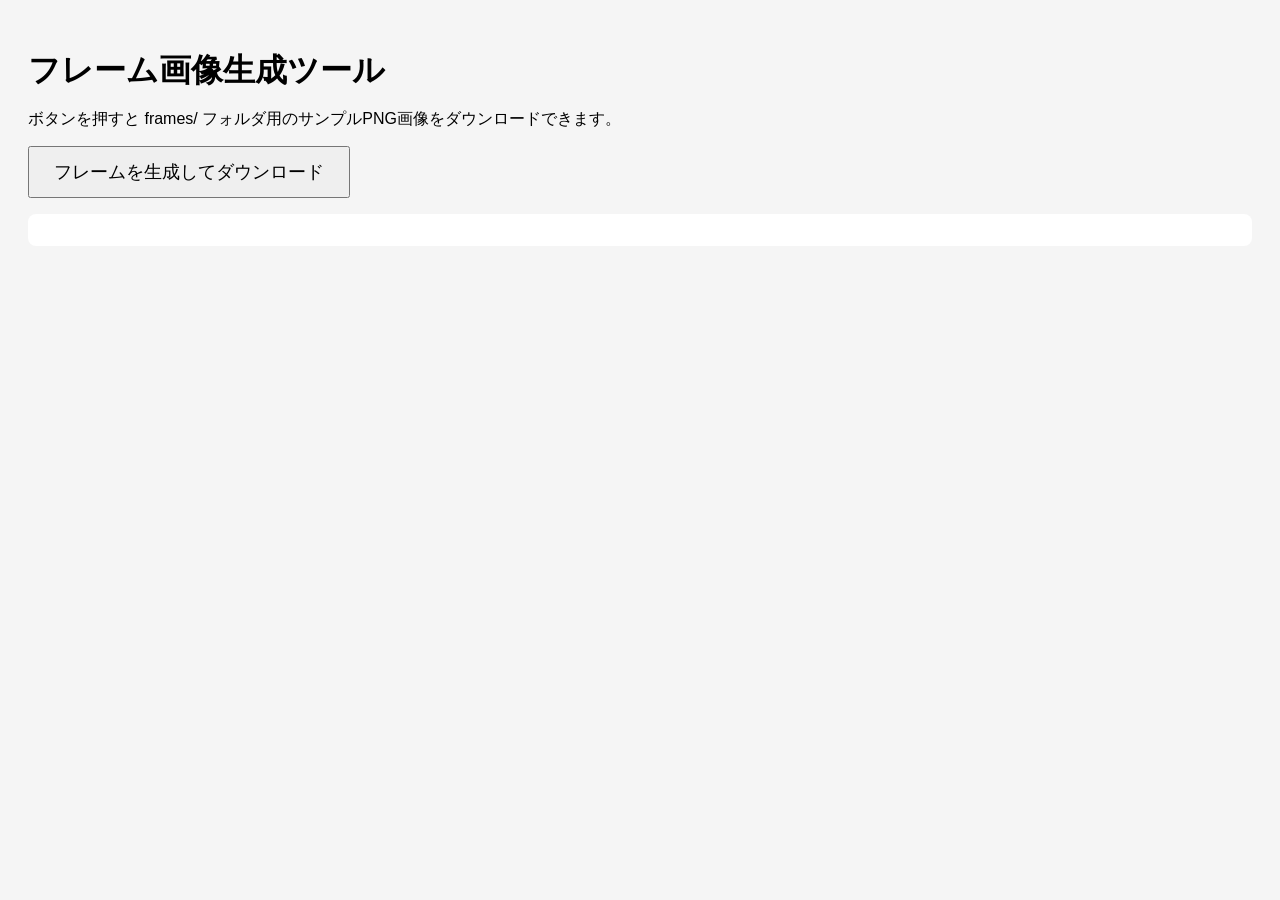
<file: generate-frames.html>
<!DOCTYPE html>
<html lang="ja">
<head>
  <meta charset="UTF-8">
  <title>フレーム生成ツール</title>
  <style>
    body { font-family: sans-serif; padding: 20px; background: #f5f5f5; }
    h1 { margin-bottom: 16px; }
    #status { white-space: pre-wrap; background: #fff; padding: 16px; border-radius: 8px; margin-top: 16px; }
    canvas { display: none; }
  </style>
</head>
<body>
  <h1>フレーム画像生成ツール</h1>
  <p>ボタンを押すと frames/ フォルダ用のサンプルPNG画像をダウンロードできます。</p>
  <button id="btn-gen" style="padding:12px 24px;font-size:1.1rem;cursor:pointer;">フレームを生成してダウンロード</button>
  <div id="status"></div>
  <canvas id="cv"></canvas>

<script>
const TATE_W = 1080, TATE_H = 1920;
const YOKO_W = 1920, YOKO_H = 1080;

const frames = [
  { id: "mother",    label: "Happy Mother's Day", emoji: "💐", color: "#e07b8b", accent: "#f8c8d4" },
  { id: "father",    label: "Happy Father's Day",  emoji: "👔", color: "#4a7fb5", accent: "#a8cce8" },
  { id: "keirou",    label: "敬老の日おめでとう",      emoji: "🌸", color: "#d4a056", accent: "#f0dbb8" },
  { id: "birthday",  label: "Happy Birthday!",     emoji: "🎂", color: "#e8a040", accent: "#fde4b0" },
  { id: "christmas", label: "Merry Christmas!",    emoji: "🎄", color: "#c0392b", accent: "#f5b7b1" },
];

function drawFrame(ctx, w, h, frame) {
  ctx.clearRect(0, 0, w, h);

  const border = Math.min(w, h) * 0.06;

  // 外枠（角丸）
  ctx.fillStyle = frame.accent;
  ctx.beginPath();
  roundRect(ctx, 0, 0, w, h, 24);
  ctx.fill();

  // 内側を透明にする
  ctx.globalCompositeOperation = "destination-out";
  ctx.fillStyle = "#000";
  ctx.beginPath();
  roundRect(ctx, border, border, w - border * 2, h - border * 2, 16);
  ctx.fill();
  ctx.globalCompositeOperation = "source-over";

  // 枠線
  ctx.strokeStyle = frame.color;
  ctx.lineWidth = border * 0.3;
  ctx.beginPath();
  roundRect(ctx, border * 0.5, border * 0.5, w - border, h - border, 20);
  ctx.stroke();

  // 上部テキスト
  const fontSize = Math.min(w, h) * 0.045;
  ctx.fillStyle = frame.color;
  ctx.font = `bold ${fontSize}px "Hiragino Sans", sans-serif`;
  ctx.textAlign = "center";
  ctx.fillText(frame.label, w / 2, border * 0.7);

  // 四隅の絵文字
  const emojiSize = Math.min(w, h) * 0.06;
  ctx.font = `${emojiSize}px serif`;
  ctx.fillText(frame.emoji, border * 1.2, border * 0.8);
  ctx.fillText(frame.emoji, w - border * 1.2, border * 0.8);
  ctx.fillText(frame.emoji, border * 1.2, h - border * 0.4);
  ctx.fillText(frame.emoji, w - border * 1.2, h - border * 0.4);

  // 下部装飾ライン
  ctx.strokeStyle = frame.color;
  ctx.lineWidth = 3;
  ctx.setLineDash([8, 6]);
  ctx.beginPath();
  ctx.moveTo(border * 2, h - border * 0.5);
  ctx.lineTo(w - border * 2, h - border * 0.5);
  ctx.stroke();
  ctx.setLineDash([]);
}

function roundRect(ctx, x, y, w, h, r) {
  ctx.moveTo(x + r, y);
  ctx.lineTo(x + w - r, y);
  ctx.quadraticCurveTo(x + w, y, x + w, y + r);
  ctx.lineTo(x + w, y + h - r);
  ctx.quadraticCurveTo(x + w, y + h, x + w - r, y + h);
  ctx.lineTo(x + r, y + h);
  ctx.quadraticCurveTo(x, y + h, x, y + h - r);
  ctx.lineTo(x, y + r);
  ctx.quadraticCurveTo(x, y, x + r, y);
  ctx.closePath();
}

function downloadCanvas(canvas, filename) {
  return new Promise((resolve) => {
    canvas.toBlob((blob) => {
      const a = document.createElement("a");
      a.href = URL.createObjectURL(blob);
      a.download = filename;
      a.click();
      URL.revokeObjectURL(a.href);
      setTimeout(resolve, 300);
    }, "image/png");
  });
}

document.getElementById("btn-gen").addEventListener("click", async () => {
  const status = document.getElementById("status");
  const cv = document.getElementById("cv");
  const ctx = cv.getContext("2d");
  status.textContent = "生成中...\n";

  for (const frame of frames) {
    // 縦
    cv.width = TATE_W;
    cv.height = TATE_H;
    drawFrame(ctx, TATE_W, TATE_H, frame);
    await downloadCanvas(cv, `${frame.id}_tate.png`);
    status.textContent += `✅ ${frame.id}_tate.png\n`;

    // 横
    cv.width = YOKO_W;
    cv.height = YOKO_H;
    drawFrame(ctx, YOKO_W, YOKO_H, frame);
    await downloadCanvas(cv, `${frame.id}_yoko.png`);
    status.textContent += `✅ ${frame.id}_yoko.png\n`;
  }

  status.textContent += "\n完了！ダウンロードされたファイルを frames/ フォルダに移動してください。";
});
</script>
</body>
</html>
</file>
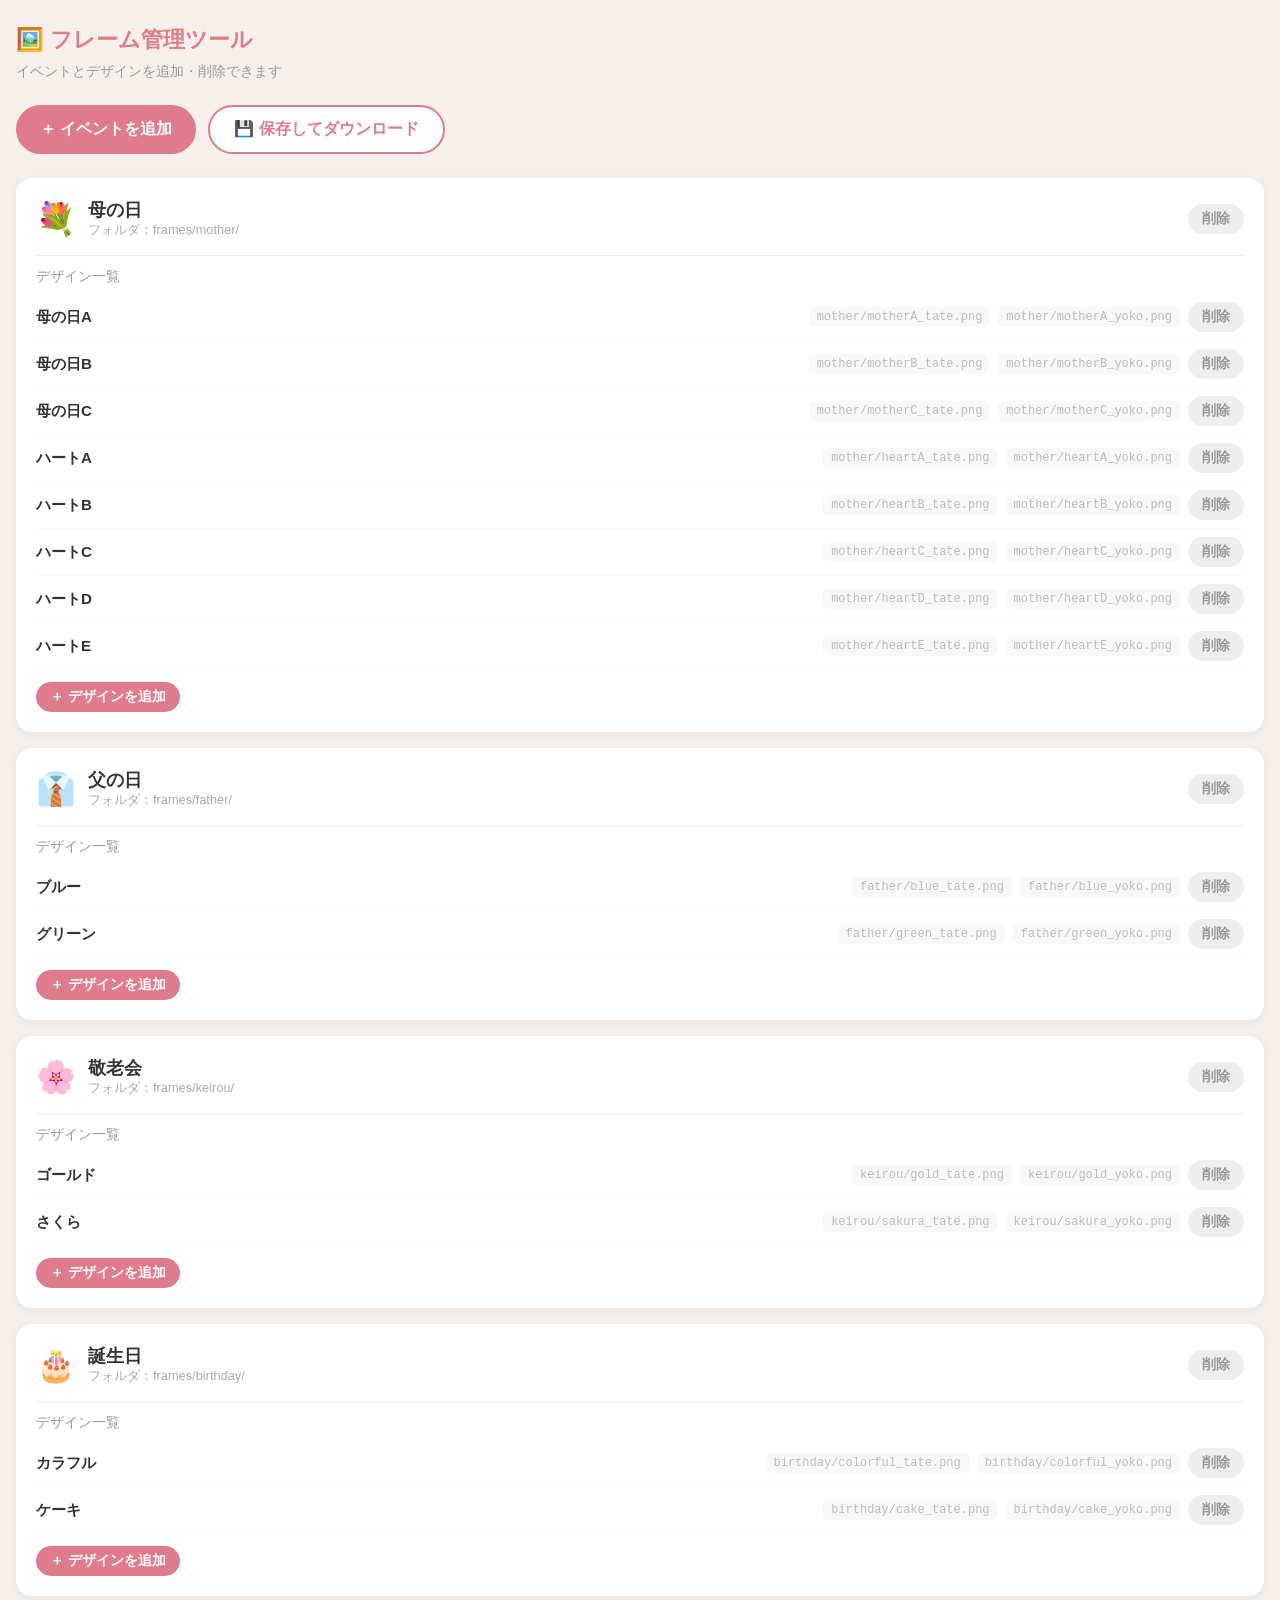
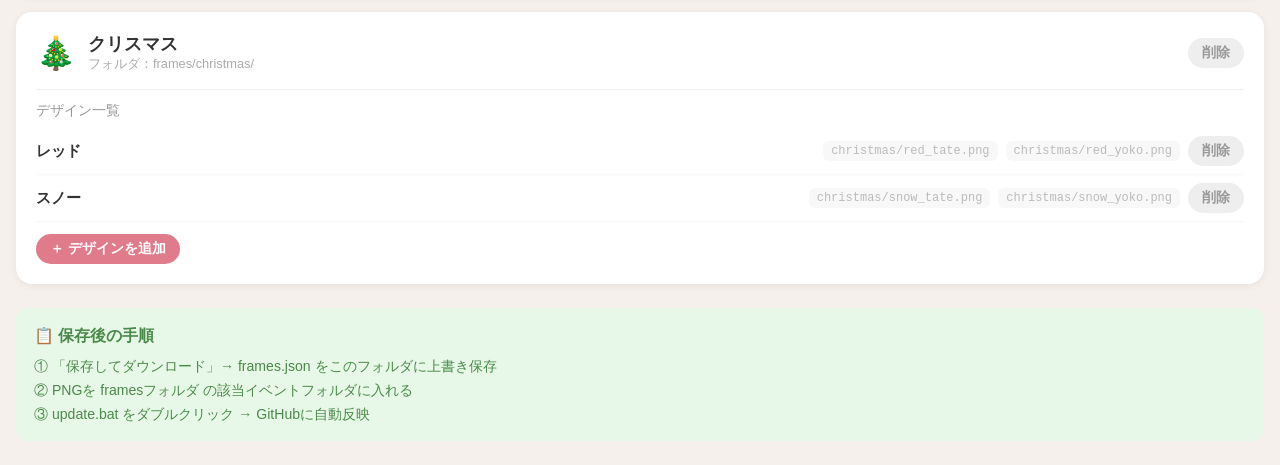
<file: manage.html>
<!DOCTYPE html>
<html lang="ja">
<head>
  <meta charset="UTF-8">
  <meta name="viewport" content="width=device-width, initial-scale=1.0">
  <title>フレーム管理ツール</title>
  <style>
    * { margin: 0; padding: 0; box-sizing: border-box; }
    body {
      font-family: "Hiragino Sans", "Yu Gothic", sans-serif;
      background: #f5f0eb;
      color: #333;
      padding: 24px 16px;
    }
    h1 { color: #e07b8b; font-size: 1.4rem; margin-bottom: 8px; }
    .subtitle { color: #999; font-size: 0.85rem; margin-bottom: 24px; }

    .top-bar {
      display: flex;
      gap: 12px;
      margin-bottom: 24px;
      flex-wrap: wrap;
    }

    .btn {
      padding: 12px 24px;
      border-radius: 50px;
      border: none;
      cursor: pointer;
      font-size: 1rem;
      font-weight: bold;
      transition: opacity 0.2s;
    }
    .btn:hover { opacity: 0.85; }
    .btn-pink  { background: #e07b8b; color: #fff; }
    .btn-white { background: #fff; color: #e07b8b; border: 2px solid #e07b8b; }
    .btn-gray  { background: #eee; color: #666; }
    .btn-sm {
      padding: 6px 14px;
      font-size: 0.85rem;
      border-radius: 20px;
      border: none;
      cursor: pointer;
      font-weight: bold;
    }
    .btn-add    { background: #e07b8b; color: #fff; }
    .btn-delete { background: #eee; color: #999; }

    /* イベントカード */
    .event-list { display: flex; flex-direction: column; gap: 16px; }

    .event-card {
      background: #fff;
      border-radius: 16px;
      padding: 20px;
      box-shadow: 0 2px 8px rgba(0,0,0,0.06);
    }

    .event-header {
      display: flex;
      align-items: center;
      gap: 12px;
      margin-bottom: 16px;
    }
    .event-emoji-display { font-size: 2rem; }
    .event-info { flex: 1; }
    .event-name-display { font-size: 1.1rem; font-weight: bold; }
    .event-id-display   { font-size: 0.8rem; color: #aaa; }

    .variants-title {
      font-size: 0.85rem;
      color: #999;
      margin-bottom: 8px;
      border-top: 1px solid #f0f0f0;
      padding-top: 12px;
    }

    .variant-row {
      display: flex;
      align-items: center;
      gap: 8px;
      padding: 8px 0;
      border-bottom: 1px solid #f8f8f8;
      flex-wrap: wrap;
    }
    .variant-label { font-weight: bold; font-size: 0.95rem; flex: 1; min-width: 80px; }
    .variant-path {
      font-size: 0.75rem;
      color: #bbb;
      background: #f8f8f8;
      padding: 3px 8px;
      border-radius: 6px;
      font-family: monospace;
    }

    /* モーダル */
    .modal-bg {
      display: none;
      position: fixed;
      top: 0; left: 0;
      width: 100%; height: 100%;
      background: rgba(0,0,0,0.4);
      z-index: 100;
      align-items: center;
      justify-content: center;
    }
    .modal-bg.open { display: flex; }
    .modal {
      background: #fff;
      border-radius: 20px;
      padding: 28px 24px;
      width: 90%;
      max-width: 420px;
      box-shadow: 0 8px 32px rgba(0,0,0,0.15);
    }
    .modal h2 { font-size: 1.1rem; margin-bottom: 20px; color: #555; }
    .form-group { margin-bottom: 16px; text-align: left; }
    .form-group label { display: block; font-size: 0.85rem; color: #888; margin-bottom: 6px; }
    .form-group input {
      width: 100%;
      padding: 10px 14px;
      border: 2px solid #eee;
      border-radius: 10px;
      font-size: 1rem;
      outline: none;
      transition: border-color 0.2s;
    }
    .form-group input:focus { border-color: #e07b8b; }
    .form-hint { font-size: 0.78rem; color: #bbb; margin-top: 4px; }
    .modal-btns { display: flex; gap: 10px; margin-top: 20px; }
    .modal-btns .btn { flex: 1; }

    /* ファイル名案内 */
    .filename-box {
      background: #fff8f0;
      border: 1px solid #f8d8b0;
      border-radius: 10px;
      padding: 12px 16px;
      margin-top: 12px;
      font-size: 0.82rem;
      color: #c07030;
      text-align: left;
    }
    .filename-box strong { display: block; margin-bottom: 6px; }
    .filename-box code {
      display: block;
      font-family: monospace;
      background: #fff;
      padding: 2px 6px;
      border-radius: 4px;
      margin: 2px 0;
    }

    .save-note {
      background: #e8f8e8;
      border-radius: 12px;
      padding: 14px 18px;
      margin-top: 24px;
      font-size: 0.88rem;
      color: #4a8a4a;
      line-height: 1.7;
    }
    .save-note strong { display: block; margin-bottom: 6px; font-size: 1rem; }
  </style>
</head>
<body>

<h1>🖼️ フレーム管理ツール</h1>
<p class="subtitle">イベントとデザインを追加・削除できます</p>

<div class="top-bar">
  <button class="btn btn-pink"  id="btn-add-event">＋ イベントを追加</button>
  <button class="btn btn-white" id="btn-save">💾 保存してダウンロード</button>
</div>

<div class="event-list" id="event-list"></div>

<div class="save-note">
  <strong>📋 保存後の手順</strong>
  ① 「保存してダウンロード」→ frames.json をこのフォルダに上書き保存<br>
  ② PNGを framesフォルダ の該当イベントフォルダに入れる<br>
  ③ update.bat をダブルクリック → GitHubに自動反映
</div>

<!-- イベント追加モーダル -->
<div class="modal-bg" id="modal-event">
  <div class="modal">
    <h2>イベントを追加</h2>
    <div class="form-group">
      <label>イベント名（日本語）</label>
      <input id="ev-label" type="text" placeholder="例：七夕">
    </div>
    <div class="form-group">
      <label>絵文字</label>
      <input id="ev-emoji" type="text" placeholder="例：🎋">
    </div>
    <div class="form-group">
      <label>フォルダ名（英数字・ハイフン）</label>
      <input id="ev-id" type="text" placeholder="例：tanabata">
      <p class="form-hint">framesフォルダ内に同じ名前のフォルダを作ってください</p>
    </div>
    <div class="modal-btns">
      <button class="btn btn-gray"  id="ev-cancel">キャンセル</button>
      <button class="btn btn-pink"  id="ev-ok">追加する</button>
    </div>
  </div>
</div>

<!-- デザイン追加モーダル -->
<div class="modal-bg" id="modal-variant">
  <div class="modal">
    <h2 id="variant-modal-title">デザインを追加</h2>
    <div class="form-group">
      <label>デザイン名（日本語）</label>
      <input id="v-label" type="text" placeholder="例：ブルー">
    </div>
    <div class="form-group">
      <label>ファイル名のキー（英数字・ハイフン）</label>
      <input id="v-id" type="text" placeholder="例：blue">
      <p class="form-hint">PNG のファイル名に使われます</p>
    </div>
    <div id="filename-preview" class="filename-box" style="display:none;">
      <strong>📁 用意するPNG ファイル名</strong>
      <code id="fname-tate"></code>
      <code id="fname-yoko"></code>
    </div>
    <div class="modal-btns">
      <button class="btn btn-gray" id="v-cancel">キャンセル</button>
      <button class="btn btn-pink" id="v-ok">追加する</button>
    </div>
  </div>
</div>

<script>
let data = [];
let editingEventIndex = null;

// frames.json 読み込み
async function loadData() {
  try {
    const res = await fetch("frames.json");
    data = await res.json();
  } catch {
    data = [];
  }
  render();
}

// 一覧描画
function render() {
  const list = document.getElementById("event-list");
  list.innerHTML = "";

  if (data.length === 0) {
    list.innerHTML = "<p style='color:#aaa;text-align:center;padding:24px'>イベントがまだありません</p>";
    return;
  }

  data.forEach((ev, ei) => {
    const card = document.createElement("div");
    card.className = "event-card";
    card.innerHTML = `
      <div class="event-header">
        <span class="event-emoji-display">${ev.emoji}</span>
        <div class="event-info">
          <div class="event-name-display">${ev.label}</div>
          <div class="event-id-display">フォルダ：frames/${ev.id}/</div>
        </div>
        <button class="btn-sm btn-delete" data-del-event="${ei}">削除</button>
      </div>
      <div class="variants-title">デザイン一覧</div>
      ${ev.variants.map((v, vi) => `
        <div class="variant-row">
          <span class="variant-label">${v.label}</span>
          <span class="variant-path">${ev.id}/${v.id}_tate.png</span>
          <span class="variant-path">${ev.id}/${v.id}_yoko.png</span>
          <button class="btn-sm btn-delete" data-del-variant="${ei}-${vi}">削除</button>
        </div>
      `).join("")}
      <div style="margin-top:12px;">
        <button class="btn-sm btn-add" data-add-variant="${ei}">＋ デザインを追加</button>
      </div>
    `;
    list.appendChild(card);
  });

  // 削除・追加ボタンのイベント
  list.querySelectorAll("[data-del-event]").forEach((btn) => {
    btn.addEventListener("click", () => {
      const i = parseInt(btn.dataset.delEvent);
      if (confirm(`「${data[i].label}」を削除しますか？`)) {
        data.splice(i, 1);
        render();
      }
    });
  });

  list.querySelectorAll("[data-del-variant]").forEach((btn) => {
    btn.addEventListener("click", () => {
      const [ei, vi] = btn.dataset.delVariant.split("-").map(Number);
      if (confirm(`「${data[ei].variants[vi].label}」を削除しますか？`)) {
        data[ei].variants.splice(vi, 1);
        render();
      }
    });
  });

  list.querySelectorAll("[data-add-variant]").forEach((btn) => {
    btn.addEventListener("click", () => {
      editingEventIndex = parseInt(btn.dataset.addVariant);
      document.getElementById("variant-modal-title").textContent =
        `「${data[editingEventIndex].label}」にデザインを追加`;
      document.getElementById("v-label").value = "";
      document.getElementById("v-id").value = "";
      document.getElementById("filename-preview").style.display = "none";
      document.getElementById("modal-variant").classList.add("open");
    });
  });
}

// ファイル名プレビュー
document.getElementById("v-id").addEventListener("input", () => {
  const vid = document.getElementById("v-id").value.trim();
  if (vid && editingEventIndex !== null) {
    const eid = data[editingEventIndex].id;
    document.getElementById("fname-tate").textContent = `frames/${eid}/${vid}_tate.png`;
    document.getElementById("fname-yoko").textContent = `frames/${eid}/${vid}_yoko.png`;
    document.getElementById("filename-preview").style.display = "block";
  } else {
    document.getElementById("filename-preview").style.display = "none";
  }
});

// イベント追加
document.getElementById("btn-add-event").addEventListener("click", () => {
  document.getElementById("ev-label").value = "";
  document.getElementById("ev-emoji").value = "";
  document.getElementById("ev-id").value = "";
  document.getElementById("modal-event").classList.add("open");
});

document.getElementById("ev-cancel").addEventListener("click", () =>
  document.getElementById("modal-event").classList.remove("open"));

document.getElementById("ev-ok").addEventListener("click", () => {
  const label = document.getElementById("ev-label").value.trim();
  const emoji = document.getElementById("ev-emoji").value.trim();
  const id    = document.getElementById("ev-id").value.trim().replace(/[^a-z0-9\-_]/gi, "");
  if (!label || !emoji || !id) { alert("すべて入力してください"); return; }
  if (data.find((e) => e.id === id)) { alert("同じフォルダ名がすでにあります"); return; }
  data.push({ id, label, emoji, variants: [] });
  document.getElementById("modal-event").classList.remove("open");
  render();
});

// デザイン追加
document.getElementById("v-cancel").addEventListener("click", () =>
  document.getElementById("modal-variant").classList.remove("open"));

document.getElementById("v-ok").addEventListener("click", () => {
  const label = document.getElementById("v-label").value.trim();
  const vid   = document.getElementById("v-id").value.trim().replace(/[^a-z0-9\-_]/gi, "");
  if (!label || !vid) { alert("すべて入力してください"); return; }
  const ev = data[editingEventIndex];
  if (ev.variants.find((v) => v.id === vid)) { alert("同じキーがすでにあります"); return; }
  ev.variants.push({
    id: vid,
    label,
    tate: `frames/${ev.id}/${vid}_tate.png`,
    yoko: `frames/${ev.id}/${vid}_yoko.png`,
  });
  document.getElementById("modal-variant").classList.remove("open");
  render();
});

// 保存（ダウンロード）
document.getElementById("btn-save").addEventListener("click", () => {
  const json = JSON.stringify(data, null, 2);
  const blob = new Blob([json], { type: "application/json" });
  const a = document.createElement("a");
  a.href = URL.createObjectURL(blob);
  a.download = "frames.json";
  a.click();
  URL.revokeObjectURL(a.href);
});

loadData();
</script>
</body>
</html>
</file>
